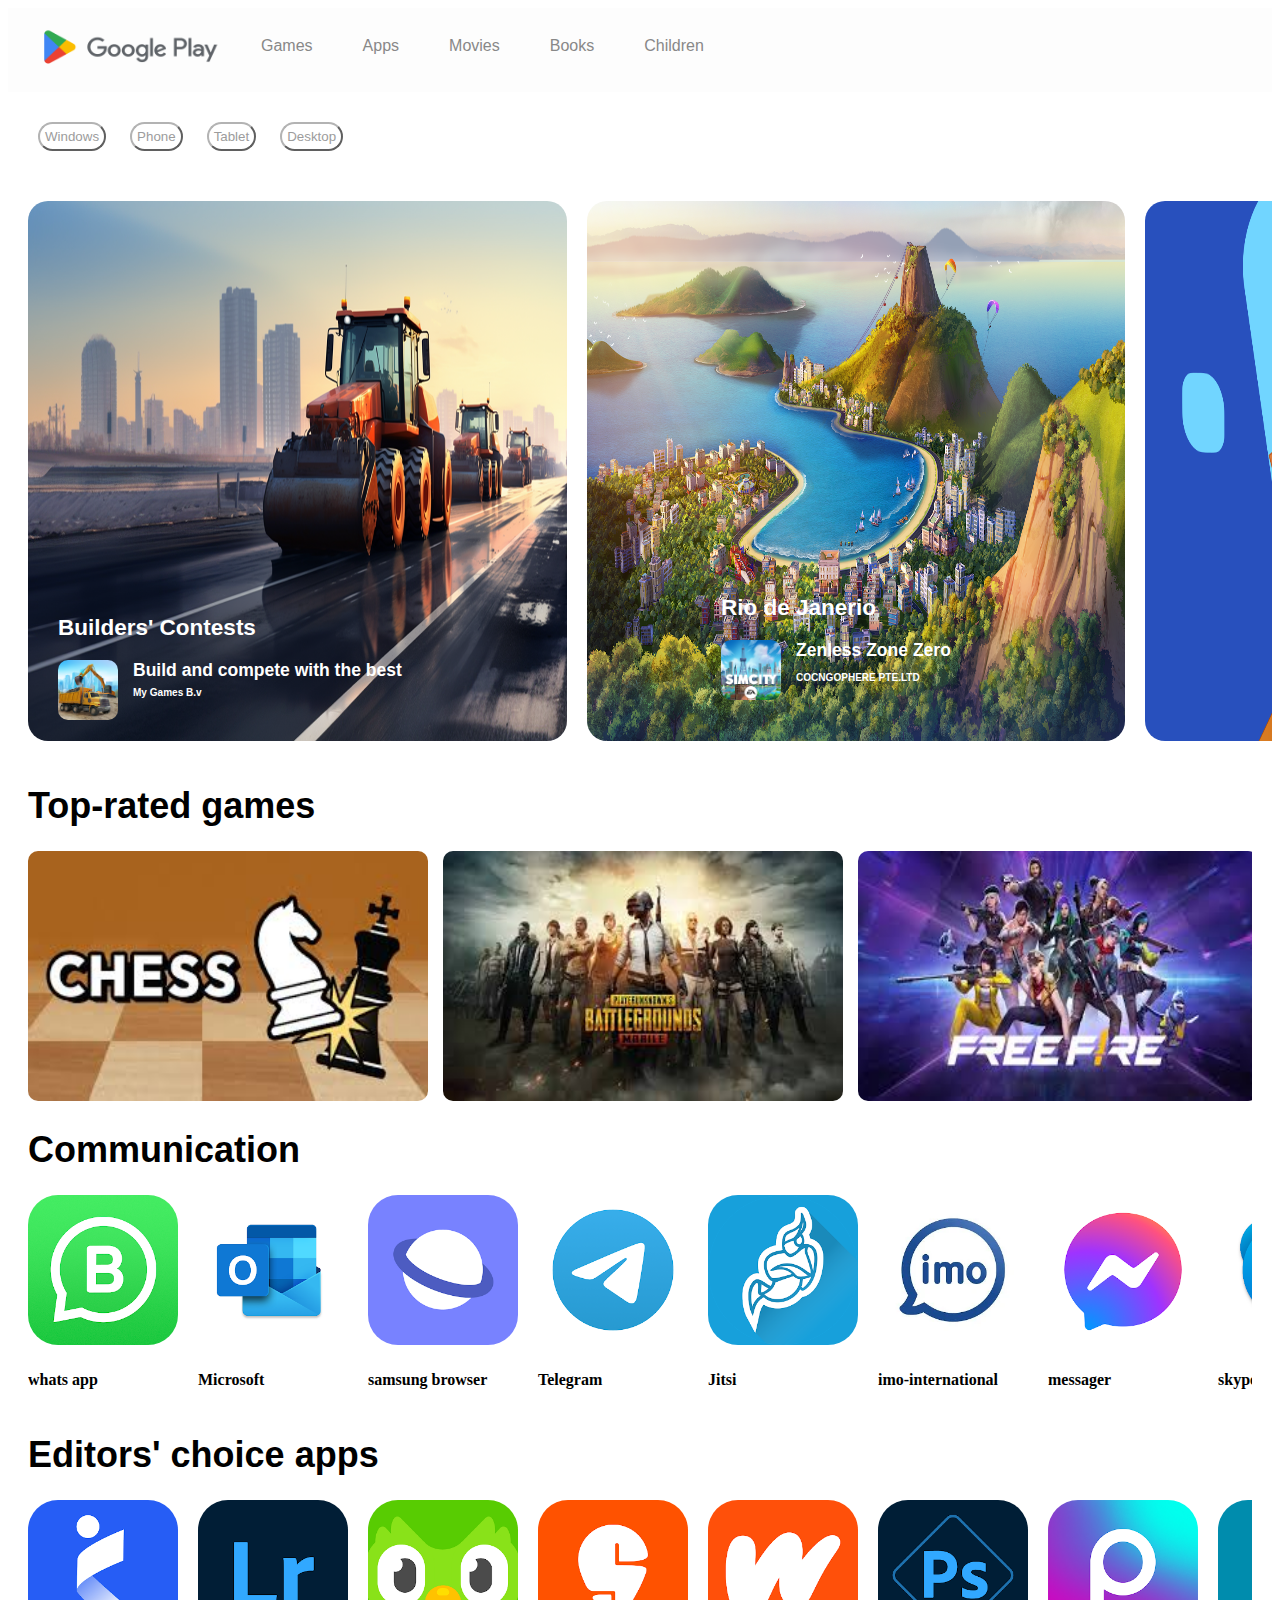
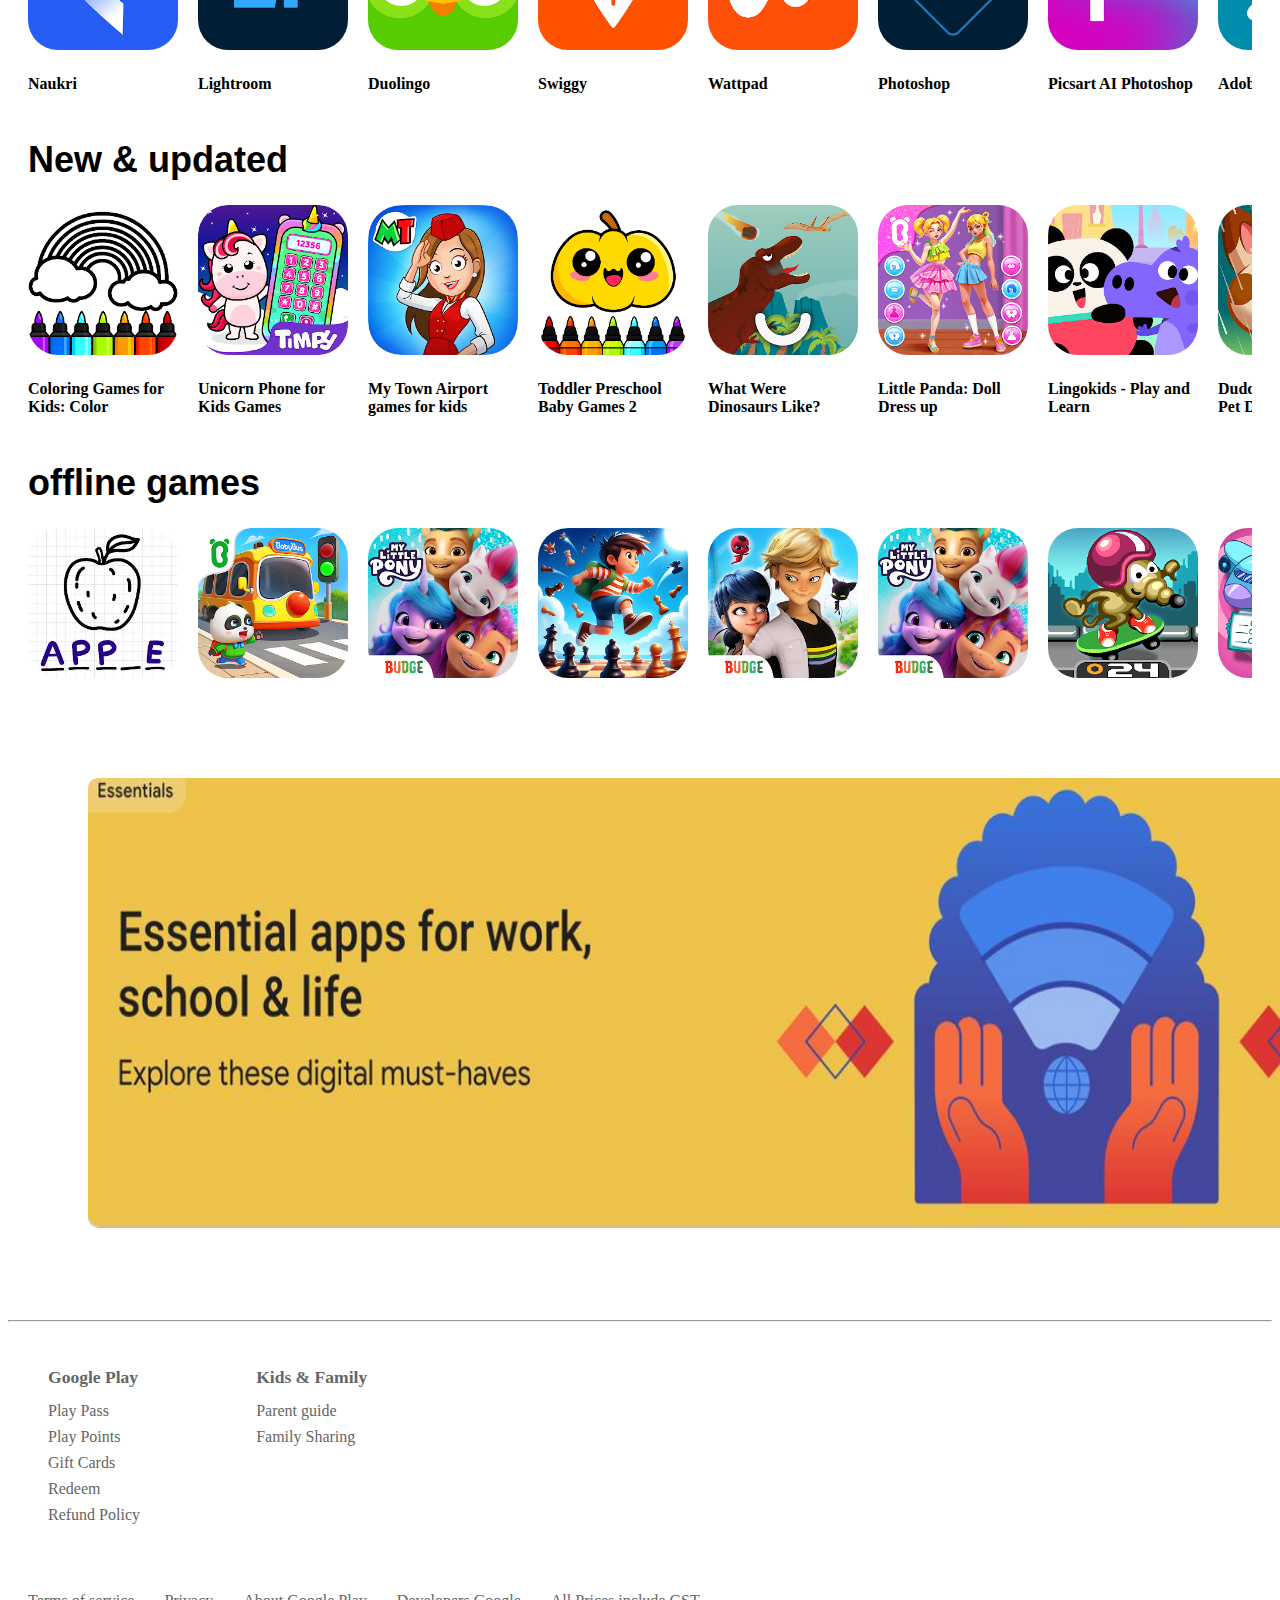
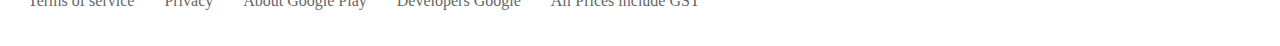
<file: index.html>
<!DOCTYPE html>
<html lang="en">
<head>
    <meta charset="UTF-8">
    <meta name="viewport" content="width=device-width, initial-scale=1.0">
    <title>Android App on Google Play</title>
    <link rel="stylesheet" href="style.css">
    <link rel="stylesheet" href="https://cdnjs.cloudflare.com/ajax/libs/font-awesome/6.6.0/css/all.min.css" integrity="sha512-Kc323vGBEqzTmouAECnVceyQqyqdsSiqLQISBL29aUW4U/M7pSPA/gEUZQqv1cwx4OnYxTxve5UMg5GT6L4JJg==" crossorigin="anonymous" referrerpolicy="no-referrer" />
    <link rel="shortcut icon" href="/Images/logo/icon.webp">
</head>
<body>
    <!-- nav bar -->
     <nav class="navbar">
        <div class="img-cont">
            <img src="/Images/logo/playstore.png   " alt="logo">
        </div>
        <ul class="nav-links">
            <li class="nav"><a href="">Games</a></li>
            <li class="nav"><a href="">Apps</a></li>
            <li  class="nav"><a href="">Movies</a></li>
            <li class="nav"><a href="">Books</a></li>
            <li class="nav"><a href="">Children</a></li>
        </ul>
        <div class="search-cont">
            <a href=""><i class="fa-solid fa-magnifying-glass"></i></a>
            <a href=""><i class="fa fa-sign-in" aria-hidden="true"></i></a>
        </div>
    </nav>   
    <!-- end nav bar -->
     <!-- buttons -->
      <div class="buttons">
        <div class="button-main">
       <button class="btn"><i class="fa-brands fa-windows"></i>Windows</button>
        <button class="btn"><i class="fa-solid fa-mobile"></i>Phone</button>
        <button class="btn"><i class="fa-solid fa-tablet"></i>Tablet</button>
        <button class="btn"><i class="fa-solid fa-desktop"></i>Desktop</button>
    </div>
      </div>
    <!-- end buttons -->
     <!-- hero section -->
     <div class="hero-cont">
        <div class="hero">
        <img src="/Images/banner/img1.webp" alt="">
        <div class="hero-txt">
            <h2>Builders' Contests</h2>
            <div class="hero-img">
            <img src="/Images/icon/icon1.webp" alt="">
            <div class="txt-main">
                <h3>Build and compete with the best</h3>
                <div class="txt-sec">
                <h6>My Games B.v</h6>
                </div>
            </div>
        </div>
        </div>
        <img src="/Images/banner/img2.webp" alt="">
        <div class="hero-txt2">
            <h2>Rio de Janerio</h2>
            <div class="hero-img2">
                <img src="/Images/icon/icon2.webp" alt="">
                <div class="txt2-main">
                    <h3>Zenless Zone Zero</h3>
                    <div class="txt-sec2">
                        <h6>COCNGOPHERE PTE.LTD</h6>
                    </div>
                </div>
            </div>
        </div>
        <img src="/Images/banner/img3.webp" alt="">
        <img src="/Images/banner/img4.webp" alt="">
        <img src="/Images/banner/im5.webp" alt="">
        </div>
</div>
<!-- news-->
<section class="news">
    <div class="heading">
    <h1>Top-rated games</h1>
</div>
<div class="news-cont">
        <div class="new-video">
            <img src="/Images/games/gam2.jpeg" alt="">
        </div>
        <div class="new-video">
            <img src="/Images/games/gam3.jpeg" alt="">
        </div>
        <div class="new-video">
            <img src="/Images/games/gam4.jpeg" alt="">
        </div>
        <div class="new-video">
            <img src="/Images/games/gam5.jpeg" alt="">
        </div>
        <div class="new-video">
            <img src="/Images/games/gam6.jpeg" alt="">
        </div>
        <div class="new-video">
            <img src="/Images/games/gam7.jpeg" alt="">
        </div>
</div>
 </section>
<!-- end new -->
<!-- photo -->

     <!-- communication-->
<section class="photo">
    <div class="photo-cont">
        <h1>Communication</h1>
     </div>
     <div class="photo-main">
        <div class="com-cont">
            <div class="com-text">
        <img src="/Images/communication/img1.webp" alt="">
        <div><h4>whats app</h4></div>
     </div>
    </div>
    <div class="com-cont">
        <div class="com-text">
    <img src="/Images/communication/img2.webp" alt="">
    <div><h4>Microsoft</h4></div>
 </div>
</div>
<div class="com-cont">
    <div class="com-text">
<img src="/Images/communication/img3.webp" alt="">
<div><h4>samsung browser</h4></div>
</div>
</div>
<div class="com-cont">
    <div class="com-text">
<img src="/Images/communication/img4.webp" alt="">
<div><h4>Telegram</h4></div>
</div>
</div>
<div class="com-cont">
    <div class="com-text">
<img src="/Images/communication/img5.webp" alt="">
<div><h4>Jitsi</h4></div>
</div>
</div>
<div class="com-cont">
    <div class="com-text">
<img src="/Images/communication/img6.webp" alt="">
<div><h4>imo-international</h4></div>
</div>
</div>
<div class="com-cont">
    <div class="com-text">
<img src="/Images/communication/img7.webp" alt="">
<div><h4>messager</h4></div>
</div>
</div>
<div class="com-cont">
    <div class="com-text">
<img src="/Images/communication/img8.webp" alt="">
<div><h4>skype</h4></div>
</div>
</div>
<div class="com-cont">
    <div class="com-text">
<img src="/Images/communication/img9.webp" alt="">
<div><h4>firefox</h4></div>
</div>
</div>
<div class="com-cont">
    <div class="com-text">
<img src="/Images/communication/img10.webp" alt="">
<div><h4>internet</h4></div>
</div>
</div>
<div class="com-cont">
    <div class="com-text">
<img src="/Images/communication/img11.webp" alt="">
<div><h4>opera</h4></div>
</div>
</div>
<div class="com-cont">
    <div class="com-text">
<img src="/Images/communication/img12.webp" alt="">
<div><h4>telegram x</h4></div>
</div>
</div>
<div class="com-cont">
    <div class="com-text">
<img src="/Images/communication/img13.webp" alt="">
<div><h4>Hola</h4></div>
</div>
</div>
<div class="com-cont">
    <div class="com-text">
<img src="/Images/communication/img14.webp" alt="">
<div><h4>snapchat</h4></div>
</div>
</div>    
 </div>
</section>
<!-- games -->
    <section class="movies">
        <div class="movies-cont">
            <h1>Editors' choice apps</h1>
         </div>
         <div class="movies-main">
            <div class="com-cont">
                <div class="com-text">
            <img src="/Images/apps/img1.webp" alt="">
            <div><h4>Naukri</h4></div>
        </div>
    </div>
    <div class="com-cont">
        <div class="com-text">
    <img src="/Images/apps/img2.webp" alt="">
    <div><h4>Lightroom</h4></div>
</div>
</div>
<div class="com-cont">
    <div class="com-text">
<img src="/Images/apps/img3.webp" alt="">
<div><h4>Duolingo</h4></div>
</div>
</div>
<div class="com-cont">
    <div class="com-text">
<img src="/Images/apps/img4.webp" alt="">
<div><h4>Swiggy</h4></div>
</div>
</div>
<div class="com-cont">
    <div class="com-text">
<img src="/Images/apps/img5.webp" alt="">
<div><h4>Wattpad</h4></div>
</div>
</div>
<div class="com-cont">
    <div class="com-text">
<img src="/Images/apps/img6.webp" alt="">
<div><h4>Photoshop</h4></div>
</div>
</div>
<div class="com-cont">
    <div class="com-text">
<img src="/Images/apps/img7.webp" alt="">
<div><h4>Picsart AI Photoshop</h4></div>
</div>
</div>
<div class="com-cont">
    <div class="com-text">
<img src="/Images/apps/img8.webp" alt="">
<div><h4>Adobe Scan</h4></div>
</div>
</div>
<div class="com-cont">
    <div class="com-text">
<img src="/Images/apps/img9.webp" alt="">
<div><h4>Zomato</h4></div>
</div>
</div>
<div class="com-cont">
    <div class="com-text">
<img src="/Images/apps/img10.webp" alt="">
<div><h4>Amazon</h4></div>
</div>
</div>
<div class="com-cont">
    <div class="com-text">
<img src="/Images/apps/img11.webp" alt="">
<div><h4>skype</h4></div>
</div>
</div>
<div class="com-cont">
    <div class="com-text">
<img src="/Images/apps/img12.webp" alt="">
<div><h4>skype</h4></div>
</div>
</div>
<div class="com-cont">
    <div class="com-text">
<img src="/Images/apps/img13.webp" alt="">
<div><h4>messager</h4></div>
</div>
</div>
<div class="com-cont">
    <div class="com-text">
<img src="/Images/apps/img14.webp" alt="">
<div><h4>In color</h4></div>
</div>
</div>            
        </div>
        </section>
    <!-- photo -->
    <section class="games">
        <div class="movies-cont">
            <h1>New & updated</h1>
         </div>
         <div class="movies-main">
            <div class="com-cont">
                <div class="com-text">
            <img src="/Images/games/img1.webp" alt="">
            <div><h4>Coloring Games for Kids: Color</h4></div>
        </div>
    </div>
    <div class="com-cont">
                <div class="com-text">
            <img src="/Images/games/img2.webp" alt="">
            <div><h4>Unicorn Phone for Kids Games</h4></div>
        </div>
    </div> 
    <div class="com-cont">
                <div class="com-text">
            <img src="/Images/games/img3.webp" alt="">
            <div><h4>My Town Airport games for kids
            </h4></div>
        </div>
    </div>
    <div class="com-cont">
        <div class="com-text">
    <img src="/Images/games/img4.webp" alt="">
    <div><h4>Toddler Preschool Baby Games 2</h4></div>
</div>
</div> 
<div class="com-cont">
    <div class="com-text">
<img src="/Images/games/img5.webp" alt="">
<div><h4>What Were Dinosaurs Like?</h4></div>
</div>
</div> 
<div class="com-cont">
    <div class="com-text">
<img src="/Images/games/img6.webp" alt="">
<div><h4>Little Panda: Doll Dress up</h4></div>
</div>
</div> 
<div class="com-cont">
    <div class="com-text">
<img src="/Images/games/img7.webp" alt="">
<div><h4>Lingokids - Play and Learn</h4></div>
</div>
</div> 
<div class="com-cont">
    <div class="com-text">
<img src="/Images/games/img8.webp" alt="">
<div><h4>Duddu - My Virtual Pet Dog</h4></div>
</div>
</div> 
<div class="com-cont">
    <div class="com-text">
<img src="/Images/games/img9.webp" alt="">
<div><h4>Kids Drawing & Painting Games</h4></div>
</div>
</div> 
<div class="com-cont">
    <div class="com-text">
<img src="/Images/games/img10.webp" alt="">
<div><h4>Baby Games for 2-5 Year Olds</h4></div>
</div>
</div> 
<div class="com-cont">
    <div class="com-text">
<img src="/Images/games/img11.webp" alt="">
<div><h4>Duddu - My Virtual Pet Dog</h4></div>
</div>
</div> 
<div class="com-cont">
    <div class="com-text">
<img src="/Images/games/img12.webp" alt="">
<div><h4>Unicorn Coloring Girl Games</h4></div>
</div>
</div> 
<div class="com-cont">
    <div class="com-text">
<img src="/Images/games/img13.webp" alt="">
<div><h4>ABC Tracing Preschool Games 2+
</h4></div>
</div>
</div> 
<div class="com-cont">
    <div class="com-text">
<img src="/Images/games/img12.webp" alt="">
<div><h4>cafe-cool</h4></div>
</div>
</div> 
        </div>
        </section>
        <!-- photo -->
    <section class="games">
        <div class="movies-cont">
            <h1>offline games</h1>
         </div>
         <div class="movies-main">
            <img src="/Images/kids/img1.webp" alt="">
            <img src="/Images/kids/img2.webp" alt="">
            <img src="/Images/kids/img3.webp" alt="">
            <img src="/Images/kids/img4.webp" alt="">
            <img src="/Images/kids/img5.webp" alt="">
            <img src="/Images/kids/img6.webp" alt="">
            <img src="/Images/kids/img7.webp" alt="">
            <img src="/Images/kids/img8.webp" alt="">
            <img src="/Images/kids/img9.webp" alt="">
            <img src="/Images/kids/img10.webp" alt="">
            <img src="/Images/kids/img11.webp" alt="">
            <img src="/Images/kids/img12.webp" alt="">
            <img src="/Images/kids/img13.webp" alt="">
            <img src="/Images/kids/img1.webp" alt="">
        </div>
        </section>
        <!-- photo -->
         <!-- banner -->
          <div class="banne">
            <div class="banner-cont">
                <img src="/Images/img.jpg" alt="">
            </div>
          </div>
          <hr>
          <!-- footer -->
<footer class="footer-section">
    <div class="footer-container">
        <div class="footer-items">
        <div class="google play">
            <div class="googleplay-text">
                <h3>Google Play</h3>
            </div>
            <div class="googleplay-lists">
                <p>Play Pass</p>
                <p>Play Points</p>
                <p>Gift Cards</p>
                <p>Redeem</p>
                <p>Refund Policy</p>
            </div>
        </div>
      </div>
        <div class="google play">
            <div class="googleplay-text">
                <h3>Kids & Family</h3>
            </div>
            <div class="googleplay-lists">
                <p>Parent guide</p>
                <p>Family Sharing</p>
            </div>
        </div>
</footer>
<footer class="item">
   <p>Terms of service</p>
                <p>Privacy </p>
                <p>About Google Play</p>
                <p>Developers Google</p>
                <p>All Prices include GST</p>
</footer>     
</body>
</html>
</file>
<file: style.css>
/* nav bar */
.navbar{
    
    display: flex;
    justify-content: space-between;
    background-color:  rgb(253, 253, 253);
    font-family:'Segoe UI', Tahoma, Geneva, Verdana, sans-serif;
    
}

.img-cont img{
    margin-left: 10px;
    padding: 15px;
    height: 50px;
    width: 200px;
    
  
}
.nav-links{ 
    padding: 13px;
    display: flex;
    gap: 50px;
    margin-right:600px;

}
.nav-links li a:hover{
    color: rgb(39, 160, 39);
    text-decoration-line: underline;
}
.search-cont{
    display: flex;
    gap: 30px;
    padding: 25px;
    margin-right: 20px;
}
.nav-links li a{
    color:#888888;
    text-decoration: none
}
.search-cont a{
    color:#888888;
}
li{
    list-style-type:none;
}
/* buttons */
.buttons{
    background-color:#ffffff;
    padding: 10px;
    margin: 10px;
}
.button-main button{
    margin: 10px;
    padding:5px;
    color: rgb(156, 156, 156);
    background-color: white;
   border-radius: 20px;
   border-color: rgb(179, 179, 179);
}
.button-main {
   gap: 20px;
}
/* hero */
.hero{
   position: relative;
    padding: 20px;
    overflow-x: scroll;
    display: flex;
    gap: 20px;

}
.hero-txt{
    position: absolute;
    bottom: 80px;
    color: #ffffff;
    margin: 15px;
    padding: 15px;
    font-family: Arial, Helvetica, sans-serif;
    font-size: 15px;
    bottom: 40px;
}
.hero img{
    width:44%;
    height: 60vh;
    border-radius:20px;

}
.hero-txt .hero-img img{
    width:60px;
    height: 60px;
    position: absolute;
    border-radius: 10px;
  
}
.txt-main h3{
    margin: 10px;
    margin-left: 75px;
}
.txt-sec h6 {
    bottom: -40px;
    position: absolute;
    color: #ffffff;
    padding: 25px;
    margin-left: 50px;
}

.hero::-webkit-scrollbar {
    display: none;
}

.hero-txt2{
    position: absolute;
    left: 683px;
    color: #ffffff;
    margin: 15px;
    padding: 15px;
    font-family: Arial, Helvetica, sans-serif;
    font-size: 15px;
    bottom: 60px;
}
.hero img{
    width:44%;
    height: 60vh;
    border-radius:20px;

}
.hero-txt2 .hero-img2 img{
    width:60px;
    height: 60px;
    position: absolute;
    border-radius: 10px;
  
}
.txt2-main h3{
    margin: 10px;
    margin-left: 75px;
}
.txt-sec2 h6 {
    bottom: -45px;
    position: absolute;
    color: #ffffff;
    padding: 25px;
    margin-left: 50px;
}
/* news */
.heading{ 
    margin: 20px;
    font-size: 18px;
    color: rgb(0, 0, 0);
    font-family: Arial, Helvetica, sans-serif;
    
}
.news-cont{
  
    margin: 20px;
    display: flex;
    overflow-x: scroll;
    overflow-y: hidden;
    gap:15px
}
.new-video img{
    width: 400px;
    height: 250px;
    border-radius:10px;
}
.news-cont::-webkit-scrollbar {
    display: none;
}
/* game section */
.movies-main img{
    width: 150px;
    height:150px;
    border-radius: 30px;
}
.movies-main{
    margin: 20px;
    display: flex;
    overflow-x: scroll;
    overflow-y: hidden;
    gap: 20px;
   
}
.movies-cont{
    font-family: Arial, Helvetica, sans-serif;
    margin: 20px;
    color: rgb(0, 0, 0);
    font-size:18px;
}
.movies-main::-webkit-scrollbar {
    display: none;
}
/* photo section */
.photo-main img{
    width: 150px;
    height:150px;
    border-radius: 30px;
}
.photo-main{
    margin: 20px;
    display: flex;
    overflow-x: scroll;
    overflow-y: hidden;
    gap: 20px;
   
}
.com-cont text{
    height: 20px;
}
.photo-cont{
    font-family: Arial, Helvetica, sans-serif;
    margin: 20px;
    color: rgb(0, 0, 0);
    font-size:18px;
}
.photo-main::-webkit-scrollbar {
    display: none;
}

/* end photo */

.banner-cont img{
    width: 1300px;
    height: 50vh;
    border-radius: 10px;
    margin: 80px;

}
/* footer */
.footer-container{
    padding: 20px;
    display: flex;
    justify-content: space-between;
    /* border-top: 1px solid rgb(193,190,190); */
    gap: 100px;
    margin-left: 20px;
    margin-right: 70%;
    
   
}

.googleplay-text{
    
    font-size: 15px;
    color: rgb(101, 101, 101);

}
.googleplay-lists{
    
    line-height: 10px;
    color: rgb(101, 101, 101);
}
.googleplay-txt{
    gap: 500px;
    font-size: 15px;
    color: rgb(101, 101, 101);

}
.googleplay{
    
    line-height: 10px;
    color: rgb(101, 101, 101);
}
.googleplay-lists i{
    
    font-size: 20px;
    color: rgb(101, 101, 101);
}
.item{
    margin: 20px;
    color: rgb(101, 101, 101) ;
    display: flex;
    gap: 30px;
}
</file>
